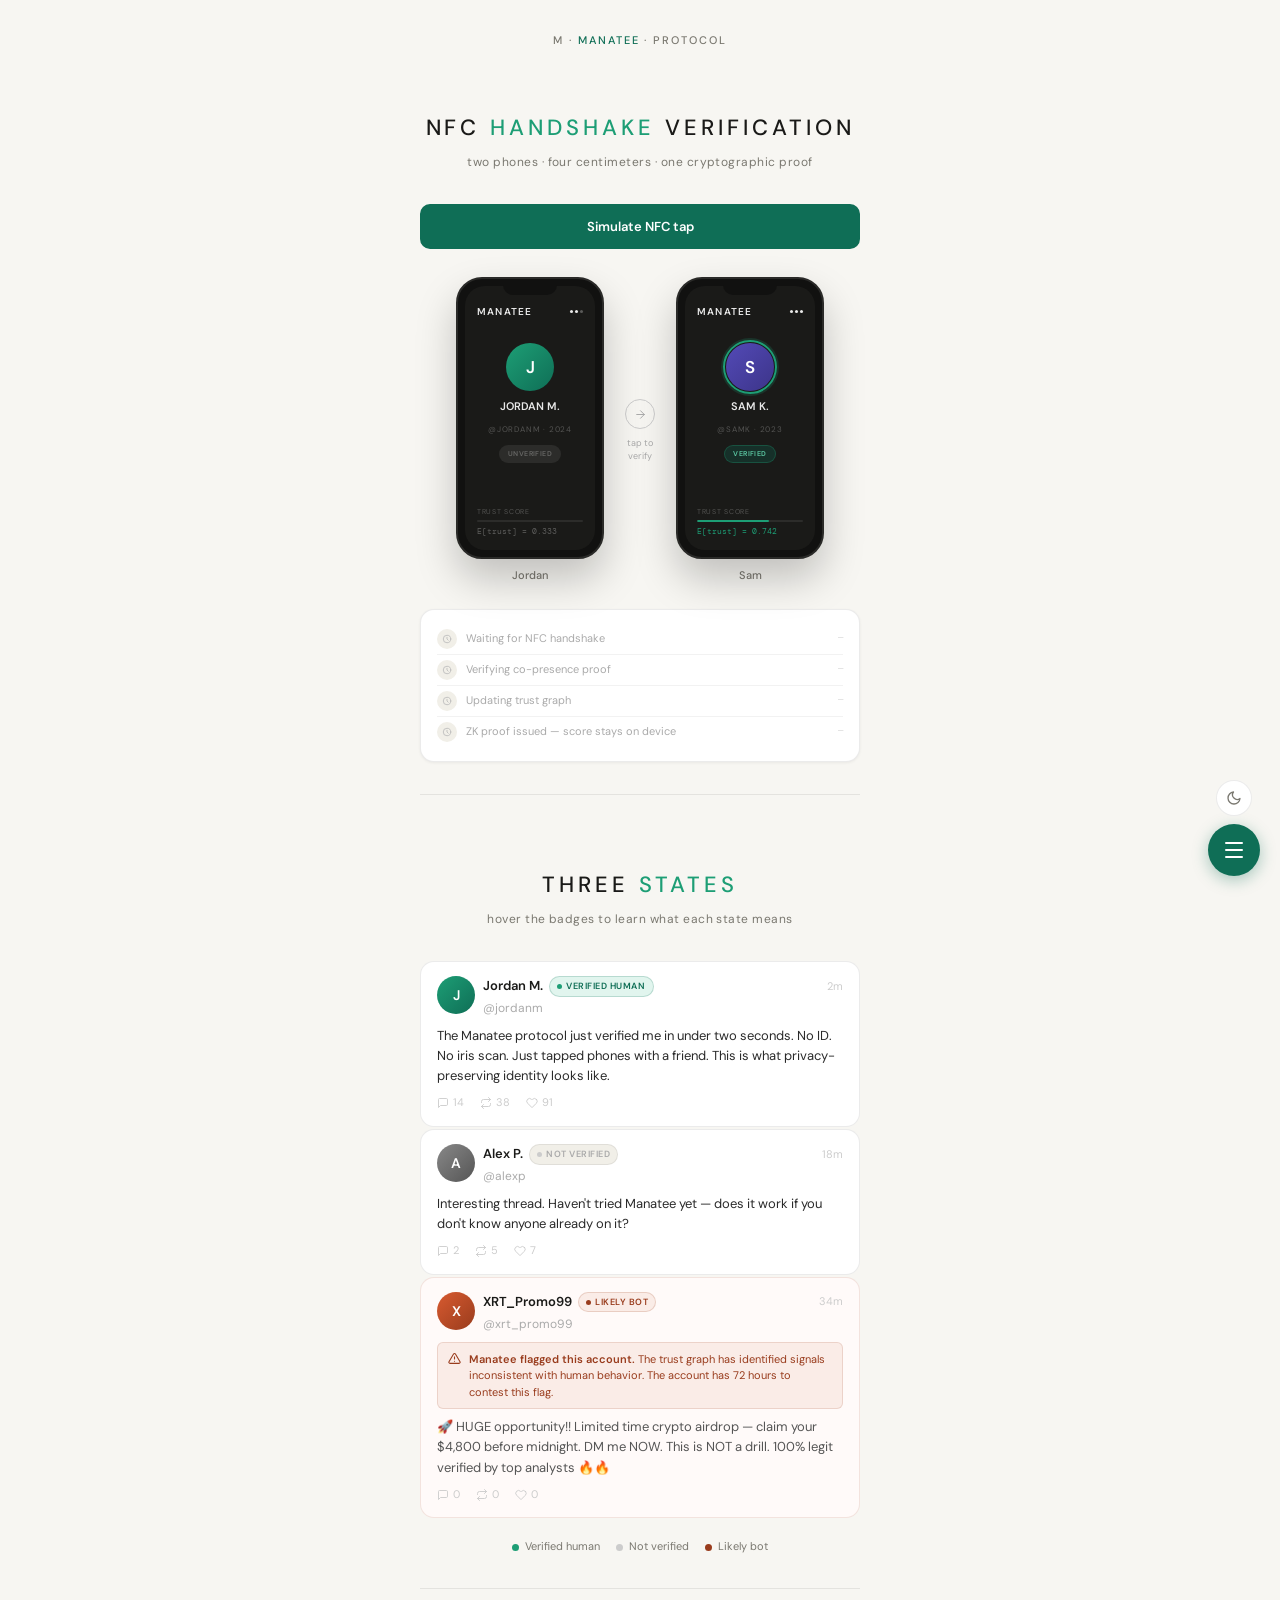
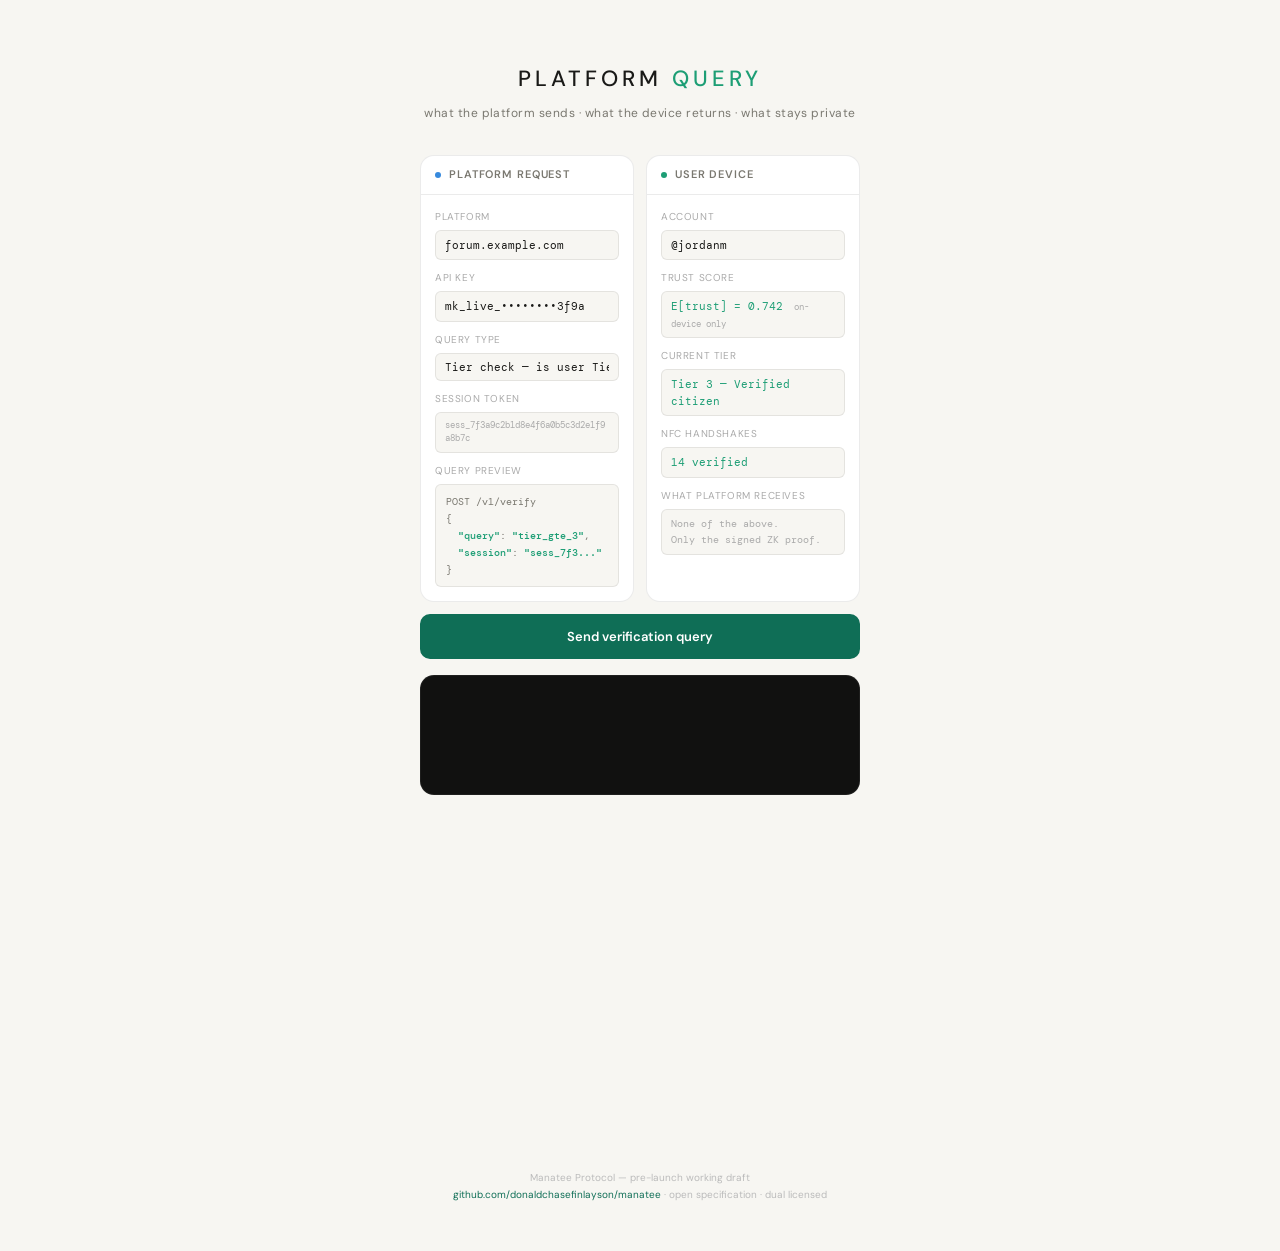
<file: index.html>
<!DOCTYPE html>
<html lang="en">

<head>
  <meta charset="UTF-8">
  <meta name="viewport" content="width=device-width, initial-scale=1.0">
  <title>Manatee Protocol — Demo</title>

  <link rel="preconnect" href="https://fonts.googleapis.com">
  <link rel="preconnect" href="https://fonts.gstatic.com" crossorigin>
  <link href="https://fonts.googleapis.com/css2?family=DM+Sans:wght@400;500;600&family=DM+Mono:wght@400;500&display=swap" rel="stylesheet">

  <!--
    Stylesheet load order matters:
    1. main.css       — CSS custom properties and reset (no dependencies)
    2. components.css — shared components (depends on main.css variables)
    3. feed.css       — feed-specific components (depends on main.css variables)
  -->
  <link rel="stylesheet" href="css/main.css">
  <link rel="stylesheet" href="css/components.css">
  <link rel="stylesheet" href="css/feed.css">
  <link rel="stylesheet" href="css/query.css">
  <link rel="stylesheet" href="css/fab.css">
</head>

<body>

  <!--
    FAB RADIAL NAV — lower right corner.
    Theme toggle and reset sit above it in the stack.
    DOM order: FAB → backdrop → theme → reset
    The CSS ~ sibling selector hides theme toggle when FAB is open.
  -->
  <div class="fab-container" id="fabContainer">
    <div class="fab-items">
      <div class="fab-item" data-target="query">
        <div class="fab-item__btn">
          <svg viewBox="0 0 24 24"><polyline points="4 17 10 11 4 5"/><line x1="12" y1="19" x2="20" y2="19"/></svg>
        </div>
        <span class="fab-item__label">Platform query</span>
      </div>
      <div class="fab-item" data-target="badge">
        <div class="fab-item__btn">
          <svg viewBox="0 0 24 24"><circle cx="12" cy="8" r="4"/><path d="M6 20v-2a6 6 0 0 1 12 0v2"/></svg>
        </div>
        <span class="fab-item__label">Three states</span>
      </div>
      <div class="fab-item fab-item--active" data-target="handshake">
        <div class="fab-item__btn">
          <svg viewBox="0 0 24 24" width="48" height="48" fill="none" stroke="#000" stroke-width="2" stroke-linecap="round" stroke-linejoin="round">
          <circle cx="12" cy="15" r="2"/>
          <path d="M5.75 15a6.5 6.5 0 0 1 13 0"/>
          <path d="M1.125 15a11 11 0 0 1 22 0"/>
        </div>
        <span class="fab-item__label">NFC handshake</span>
      </div>
    </div>
    <button class="fab-trigger" id="fabTrigger" aria-label="Navigation" aria-expanded="false">
      <div class="fab-trigger__icon">
        <span></span>
        <span></span>
        <span></span>
      </div>
    </button>
  </div>

  <!-- Backdrop -->
  <div class="fab-backdrop" id="fabBackdrop"></div>

  <!-- Theme toggle — above FAB, hidden when FAB opens -->
  <button class="theme-toggle" id="themeToggle" aria-label="Switch theme" title="Switch theme">
    <svg viewBox="0 0 24 24"></svg>
  </button>

  <!-- Reset button — above theme toggle, shown when demo is running -->
  <button class="fab-refresh" id="fabRefresh" aria-label="Reset demo" title="Reset demo">
    <svg viewBox="0 0 24 24">
      <polyline points="1 4 1 10 7 10"/>
      <path d="M3.51 15a9 9 0 1 0 .49-4.5"/>
    </svg>
  </button>

  <div class="max-w-demo flex flex-col items-center">

    <!-- WORDMARK -->
    <div class="wordmark">
      M · <span class="wordmark__accent">Manatee</span> · Protocol
    </div>


    <!-- ======================================================
         SECTION 1: NFC HANDSHAKE DEMO
         ====================================================== -->
    <section class="section" id="handshake" aria-label="NFC handshake demo">

      <div class="section__heading">
        NFC <span>handshake</span> verification
      </div>
      <p class="section__subtitle">
        two phones · four centimeters · one cryptographic proof
      </p>

      <!-- BUTTONS -->
      <div class="flex gap-3 w-full" style="margin-bottom: 24px;">
        <button class="btn btn--primary" id="tapBtn">
          Simulate NFC tap
        </button>
      </div>

      <!-- PHONE STAGE -->
      <div class="flex items-center justify-center" style="margin-bottom: 24px; width: 100%;">

        <!-- JORDAN'S PHONE -->
        <div class="phone-wrap" id="phoneWrapA">
          <div class="phone">
            <div class="phone__flash" id="flashA"></div>
            <div class="phone__notch"></div>
            <div class="phone__screen">
              <div class="phone__header">
                <span class="phone__app-name">Manatee</span>
                <div class="phone__signal">
                  <div class="phone__signal-dot phone__signal-dot--on"></div>
                  <div class="phone__signal-dot phone__signal-dot--on"></div>
                  <div class="phone__signal-dot"></div>
                </div>
              </div>
              <div class="phone__profile">
                <div class="avatar avatar--teal">
                  J
                  <div class="avatar__ring" id="ringA"></div>
                </div>
                <div class="phone__app-name" style="font-size: 11px; letter-spacing: 0;">Jordan M.</div>
                <div class="phone__score-label" style="font-size: 8px;">@jordanm · 2024</div>
                <div class="badge badge--unverified" id="badgeA">Unverified</div>
                <div class="proof-pill" id="proofA">zk·proof·issued</div>
              </div>
              <div class="phone__score-area">
                <div class="phone__score-label">Trust score</div>
                <div class="phone__score-bar">
                  <div class="phone__score-fill" id="scoreFillA"></div>
                </div>
                <div class="phone__score-number" id="scoreNumberA">E[trust] = 0.333</div>
              </div>
            </div>
            <div class="nfc-zone" id="nfcA">
              <div class="nfc-ring nfc-ring--sm"></div>
              <div class="nfc-ring nfc-ring--md"></div>
              <div class="nfc-ring nfc-ring--lg"></div>
            </div>
          </div>
          <span style="font-size: 11px; color: var(--color-text-muted); font-weight: 500;">Jordan</span>
        </div>

        <!-- CENTER CONNECTOR -->
        <div class="connector">
          <div class="connector__icon" id="connectorIcon">
            <svg viewBox="0 0 24 24">
              <path d="M5 12h14M12 5l7 7-7 7"/>
            </svg>
          </div>
          <div class="connector__label" id="connectorLabel">
            tap to<br>verify
          </div>
        </div>

        <!-- SAM'S PHONE -->
        <div class="phone-wrap" id="phoneWrapB">
          <div class="phone">
            <div class="phone__flash" id="flashB"></div>
            <div class="phone__notch"></div>
            <div class="phone__screen">
              <div class="phone__header">
                <span class="phone__app-name">Manatee</span>
                <div class="phone__signal">
                  <div class="phone__signal-dot phone__signal-dot--on"></div>
                  <div class="phone__signal-dot phone__signal-dot--on"></div>
                  <div class="phone__signal-dot phone__signal-dot--on"></div>
                </div>
              </div>
              <div class="phone__profile">
                <div class="avatar avatar--purple">
                  S
                  <div class="avatar__ring avatar__ring--verified" id="ringB"></div>
                </div>
                <div class="phone__app-name" style="font-size: 11px; letter-spacing: 0;">Sam K.</div>
                <div class="phone__score-label" style="font-size: 8px;">@samk · 2023</div>
                <div class="badge badge--verified" id="badgeB">Verified</div>
                <div class="proof-pill" id="proofB">zk·proof·issued</div>
              </div>
              <div class="phone__score-area">
                <div class="phone__score-label">Trust score</div>
                <div class="phone__score-bar">
                  <div class="phone__score-fill phone__score-number--lit" id="scoreFillB" style="width: 68%;"></div>
                </div>
                <div class="phone__score-number phone__score-number--lit" id="scoreNumberB">E[trust] = 0.742</div>
              </div>
            </div>
            <div class="nfc-zone" id="nfcB">
              <div class="nfc-ring nfc-ring--sm"></div>
              <div class="nfc-ring nfc-ring--md"></div>
              <div class="nfc-ring nfc-ring--lg"></div>
            </div>
          </div>
          <span style="font-size: 11px; color: var(--color-text-muted); font-weight: 500;">Sam</span>
        </div>

      </div><!-- /stage -->

      <!-- STATUS PANEL -->
      <div class="status-panel">
        <div class="status-row status-row--pending" id="step1">
          <div class="status-row__icon">
            <svg viewBox="0 0 24 24" fill="none" stroke-width="2" stroke-linecap="round" stroke-linejoin="round">
              <circle cx="12" cy="12" r="9"/><path d="M12 8v4l3 3"/>
            </svg>
          </div>
          <div class="status-row__text">Waiting for NFC handshake</div>
          <div class="status-row__time" id="time1">—</div>
        </div>
        <div class="status-row status-row--pending" id="step2">
          <div class="status-row__icon">
            <svg viewBox="0 0 24 24" fill="none" stroke-width="2" stroke-linecap="round" stroke-linejoin="round">
              <circle cx="12" cy="12" r="9"/><path d="M12 8v4l3 3"/>
            </svg>
          </div>
          <div class="status-row__text">Verifying co-presence proof</div>
          <div class="status-row__time" id="time2">—</div>
        </div>
        <div class="status-row status-row--pending" id="step3">
          <div class="status-row__icon">
            <svg viewBox="0 0 24 24" fill="none" stroke-width="2" stroke-linecap="round" stroke-linejoin="round">
              <circle cx="12" cy="12" r="9"/><path d="M12 8v4l3 3"/>
            </svg>
          </div>
          <div class="status-row__text">Updating trust graph</div>
          <div class="status-row__time" id="time3">—</div>
        </div>
        <div class="status-row status-row--pending" id="step4">
          <div class="status-row__icon">
            <svg viewBox="0 0 24 24" fill="none" stroke-width="2" stroke-linecap="round" stroke-linejoin="round">
              <circle cx="12" cy="12" r="9"/><path d="M12 8v4l3 3"/>
            </svg>
          </div>
          <div class="status-row__text">ZK proof issued — score stays on device</div>
          <div class="status-row__time" id="time4">—</div>
        </div>
      </div>

    </section><!-- /#handshake -->


    <!-- SECTION DIVIDER -->
    <div class="section__divider"></div>


    <!-- ======================================================
         SECTION 2: THREE STATE ATTRIBUTION DEMO
         ====================================================== -->
    <section class="section" id="badge" aria-label="Three state attribution demo">

      <div class="section__heading">
        Three <span>states</span>
      </div>
      <p class="section__subtitle">
        hover the badges to learn what each state means
      </p>

      <!-- SOCIAL FEED -->
      <div class="feed" role="feed" aria-label="Example social posts">

        <!-- POST 1: VERIFIED HUMAN -->
        <article class="post">
          <div class="post__header">
            <div class="post__avatar post__avatar--teal">J</div>
            <div class="post__meta">
              <div class="post__name-row">
                <span class="post__name">Jordan M.</span>
                <span
                  class="manatee-badge manatee-badge--verified"
                  data-tooltip="Score above threshold · ZK proof confirmed · NFC-verified"
                  role="status"
                  aria-label="Verified human account"
                >
                  <span class="manatee-badge__dot"></span>
                  Verified human
                  <span class="manatee-badge__tooltip" aria-hidden="true"></span>
                </span>
                <span class="post__time">2m</span>
              </div>
              <div class="post__handle">@jordanm</div>
            </div>
          </div>
          <p class="post__body">
            The Manatee protocol just verified me in under two seconds.
            No ID. No iris scan. Just tapped phones with a friend.
            This is what privacy-preserving identity looks like.
          </p>
          <div class="post__actions">
            <div class="post__action"><svg viewBox="0 0 24 24"><path d="M21 15a2 2 0 0 1-2 2H7l-4 4V5a2 2 0 0 1 2-2h14a2 2 0 0 1 2 2z"/></svg>14</div>
            <div class="post__action"><svg viewBox="0 0 24 24"><polyline points="17 1 21 5 17 9"/><path d="M3 11V9a4 4 0 0 1 4-4h14"/><polyline points="7 23 3 19 7 15"/><path d="M21 13v2a4 4 0 0 1-4 4H3"/></svg>38</div>
            <div class="post__action"><svg viewBox="0 0 24 24"><path d="M20.84 4.61a5.5 5.5 0 0 0-7.78 0L12 5.67l-1.06-1.06a5.5 5.5 0 0 0-7.78 7.78l1.06 1.06L12 21.23l7.78-7.78 1.06-1.06a5.5 5.5 0 0 0 0-7.78z"/></svg>91</div>
          </div>
        </article>

        <!-- POST 2: NOT VERIFIED -->
        <article class="post">
          <div class="post__header">
            <div class="post__avatar post__avatar--gray">A</div>
            <div class="post__meta">
              <div class="post__name-row">
                <span class="post__name">Alex P.</span>
                <span
                  class="manatee-badge manatee-badge--unverified"
                  data-tooltip="No Manatee badge · may be human, may not be"
                  role="status"
                  aria-label="Unverified account"
                >
                  <span class="manatee-badge__dot"></span>
                  Not verified
                  <span class="manatee-badge__tooltip" aria-hidden="true"></span>
                </span>
                <span class="post__time">18m</span>
              </div>
              <div class="post__handle">@alexp</div>
            </div>
          </div>
          <p class="post__body">
            Interesting thread. Haven't tried Manatee yet —
            does it work if you don't know anyone already on it?
          </p>
          <div class="post__actions">
            <div class="post__action"><svg viewBox="0 0 24 24"><path d="M21 15a2 2 0 0 1-2 2H7l-4 4V5a2 2 0 0 1 2-2h14a2 2 0 0 1 2 2z"/></svg>2</div>
            <div class="post__action"><svg viewBox="0 0 24 24"><polyline points="17 1 21 5 17 9"/><path d="M3 11V9a4 4 0 0 1 4-4h14"/><polyline points="7 23 3 19 7 15"/><path d="M21 13v2a4 4 0 0 1-4 4H3"/></svg>5</div>
            <div class="post__action"><svg viewBox="0 0 24 24"><path d="M20.84 4.61a5.5 5.5 0 0 0-7.78 0L12 5.67l-1.06-1.06a5.5 5.5 0 0 0-7.78 7.78l1.06 1.06L12 21.23l7.78-7.78 1.06-1.06a5.5 5.5 0 0 0 0-7.78z"/></svg>7</div>
          </div>
        </article>

        <!-- POST 3: LIKELY BOT -->
        <article class="post post--bot">
          <div class="post__header">
            <div class="post__avatar post__avatar--coral">X</div>
            <div class="post__meta">
              <div class="post__name-row">
                <span class="post__name">XRT_Promo99</span>
                <span
                  class="manatee-badge manatee-badge--bot"
                  data-tooltip="Active warning · flagged by trust graph · contestable"
                  role="status"
                  aria-label="Likely bot account"
                >
                  <span class="manatee-badge__dot"></span>
                  Likely bot
                  <span class="manatee-badge__tooltip" aria-hidden="true"></span>
                </span>
                <span class="post__time">34m</span>
              </div>
              <div class="post__handle">@xrt_promo99</div>
            </div>
          </div>
          <div class="bot-banner" role="alert">
            <svg viewBox="0 0 24 24">
              <path d="M10.29 3.86L1.82 18a2 2 0 0 0 1.71 3h16.94a2 2 0 0 0 1.71-3L13.71 3.86a2 2 0 0 0-3.42 0z"/>
              <line x1="12" y1="9" x2="12" y2="13"/>
              <line x1="12" y1="17" x2="12.01" y2="17"/>
            </svg>
            <p class="bot-banner__text">
              <strong>Manatee flagged this account.</strong>
              The trust graph has identified signals inconsistent with human behavior.
              The account has 72 hours to contest this flag.
            </p>
          </div>
          <p class="post__body">
            🚀 HUGE opportunity!! Limited time crypto airdrop — claim your $4,800
            before midnight. DM me NOW. This is NOT a drill.
            100% legit verified by top analysts 🔥🔥
          </p>
          <div class="post__actions">
            <div class="post__action"><svg viewBox="0 0 24 24"><path d="M21 15a2 2 0 0 1-2 2H7l-4 4V5a2 2 0 0 1 2-2h14a2 2 0 0 1 2 2z"/></svg>0</div>
            <div class="post__action"><svg viewBox="0 0 24 24"><polyline points="17 1 21 5 17 9"/><path d="M3 11V9a4 4 0 0 1 4-4h14"/><polyline points="7 23 3 19 7 15"/><path d="M21 13v2a4 4 0 0 1-4 4H3"/></svg>0</div>
            <div class="post__action"><svg viewBox="0 0 24 24"><path d="M20.84 4.61a5.5 5.5 0 0 0-7.78 0L12 5.67l-1.06-1.06a5.5 5.5 0 0 0-7.78 7.78l1.06 1.06L12 21.23l7.78-7.78 1.06-1.06a5.5 5.5 0 0 0 0-7.78z"/></svg>0</div>
          </div>
        </article>

      </div><!-- /feed -->

      <!-- STATE LEGEND -->
      <div class="state-legend">
        <div class="state-legend__item">
          <div class="state-legend__dot state-legend__dot--verified"></div>
          Verified human
        </div>
        <div class="state-legend__item">
          <div class="state-legend__dot state-legend__dot--unverified"></div>
          Not verified
        </div>
        <div class="state-legend__item">
          <div class="state-legend__dot state-legend__dot--bot"></div>
          Likely bot
        </div>
      </div>

    </section><!-- /#badge -->


    <!-- SECTION DIVIDER -->
    <div class="section__divider"></div>


    <!-- ======================================================
         SECTION 3: PLATFORM QUERY DEMO
         ====================================================== -->
    <section class="section" id="query" aria-label="Platform query demo">

      <div class="section__heading">
        Platform <span>query</span>
      </div>
      <p class="section__subtitle">
        what the platform sends · what the device returns · what stays private
      </p>

      <div class="query-layout">

        <!-- PLATFORM PANEL -->
        <div class="query-panel">
          <div class="query-panel__header">
            <div class="query-panel__dot query-panel__dot--blue"></div>
            <div class="query-panel__title">Platform request</div>
          </div>
          <div class="query-panel__body">
            <div class="qfield-label">Platform</div>
            <div class="qfield-value">forum.example.com</div>
            <div class="qfield-label">API key</div>
            <div class="qfield-value">mk_live_••••••••3f9a</div>
            <div class="qfield-label">Query type</div>
            <select id="queryType" class="qfield-select">
              <option value="tier">Tier check — is user Tier 3+?</option>
              <option value="score">Score threshold — E[trust] above 0.7?</option>
              <option value="nfc">NFC minimum — 5+ handshakes?</option>
            </select>
            <div class="qfield-label">Session token</div>
            <div class="qfield-value qfield-value--tiny">sess_7f3a9c2b1d8e4f6a0b5c3d2e1f9a8b7c</div>
            <div class="qfield-label">Query preview</div>
            <div class="query-preview" id="queryPreview"></div>
          </div>
        </div>

        <!-- DEVICE PANEL -->
        <div class="query-panel">
          <div class="query-panel__header">
            <div class="query-panel__dot query-panel__dot--teal"></div>
            <div class="query-panel__title">User device</div>
          </div>
          <div class="query-panel__body">
            <div class="qfield-label">Account</div>
            <div class="qfield-value">@jordanm</div>
            <div class="qfield-label">Trust score</div>
            <div class="qfield-value qfield-value--teal">E[trust] = 0.742 <span class="qfield-aside">on-device only</span></div>
            <div class="qfield-label">Current tier</div>
            <div class="qfield-value qfield-value--teal">Tier 3 — Verified citizen</div>
            <div class="qfield-label">NFC handshakes</div>
            <div class="qfield-value qfield-value--teal">14 verified</div>
            <div class="qfield-label">What platform receives</div>
            <div class="qfield-value qfield-value--private">None of the above.<br>Only the signed ZK proof.</div>
          </div>
        </div>

      </div><!-- /query-layout -->

      <button class="btn btn--primary" id="runBtn">
        Send verification query
      </button>

      <div class="query-terminal" id="terminal"></div>

      <div class="query-result" id="resultPanel">
        <div class="query-result__header">
          <div class="query-result__icon">
            <svg viewBox="0 0 24 24" fill="none" stroke="#fff" stroke-width="2.5" stroke-linecap="round" stroke-linejoin="round">
              <path d="M20 6L9 17l-5-5"/>
            </svg>
          </div>
          <div>
            <div class="query-result__title">Verification passed</div>
            <div class="query-result__sub">Human verified · access granted</div>
          </div>
          <div class="query-result__time" id="resultTime">—</div>
        </div>
        <div class="query-result__body">
          <div class="query-result__row"><span class="query-result__key">verified</span><span class="query-result__val query-result__val--teal" id="rVerified">—</span></div>
          <div class="query-result__row"><span class="query-result__key">query</span><span class="query-result__val" id="rQuery">—</span></div>
          <div class="query-result__row"><span class="query-result__key">proof_id</span><span class="query-result__val query-result__val--muted" id="rProof">—</span></div>
          <div class="query-result__row"><span class="query-result__key">expires</span><span class="query-result__val query-result__val--muted" id="rExpires">—</span></div>
          <div class="query-result__row"><span class="query-result__key">score_disclosed</span><span class="query-result__val query-result__val--muted">false</span></div>
          <div class="query-result__row"><span class="query-result__key">data_retained</span><span class="query-result__val query-result__val--muted">false</span></div>
        </div>
        <div class="query-result__sig-row">
          <div class="query-result__sig-label">
            <svg viewBox="0 0 24 24" fill="none" stroke-width="2" stroke-linecap="round" stroke-linejoin="round">
              <path d="M12 22s8-4 8-10V5l-8-3-8 3v7c0 6 8 10 8 10z"/>
            </svg>
            signature_verified
            <span class="query-result__sig-note">— forged "verified: true" fails here</span>
          </div>
          <div class="query-result__sig-val" id="rSigVerified">—</div>
        </div>
      </div><!-- /query-result -->

      <p class="query-privacy-note" id="privacyNote">
        <strong>The platform received exactly one bit of information.</strong><br>
        Score, tier, and handshake count remain on-device. The signature check
        means a forged response is cryptographically impossible to fake.
      </p>

    </section><!-- /#query -->


    <!-- FOOTER -->
    <div class="demo-footer">
      Manatee Protocol — pre-launch working draft<br>
      <a href="https://github.com/donaldchasefinlayson/manatee" target="_blank" rel="noopener">
        github.com/donaldchasefinlayson/manatee
      </a>
      · open specification · dual licensed
    </div>

  </div><!-- /max-w-demo -->


  <!--
    Scripts at end of body — DOM is fully parsed.
    type="module" enables import/export and auto-defers execution.
    demo.js — NFC handshake animation
    feed.js — tooltip population and nav scroll highlighting
  -->
  <script type="module" src="js/theme.js"></script>
  <script type="module" src="js/fab.js"></script>
  <script type="module" src="js/demo.js"></script>
  <script type="module" src="js/feed.js"></script>
  <script type="module" src="js/query.js"></script>

</body>
</html>
</file>
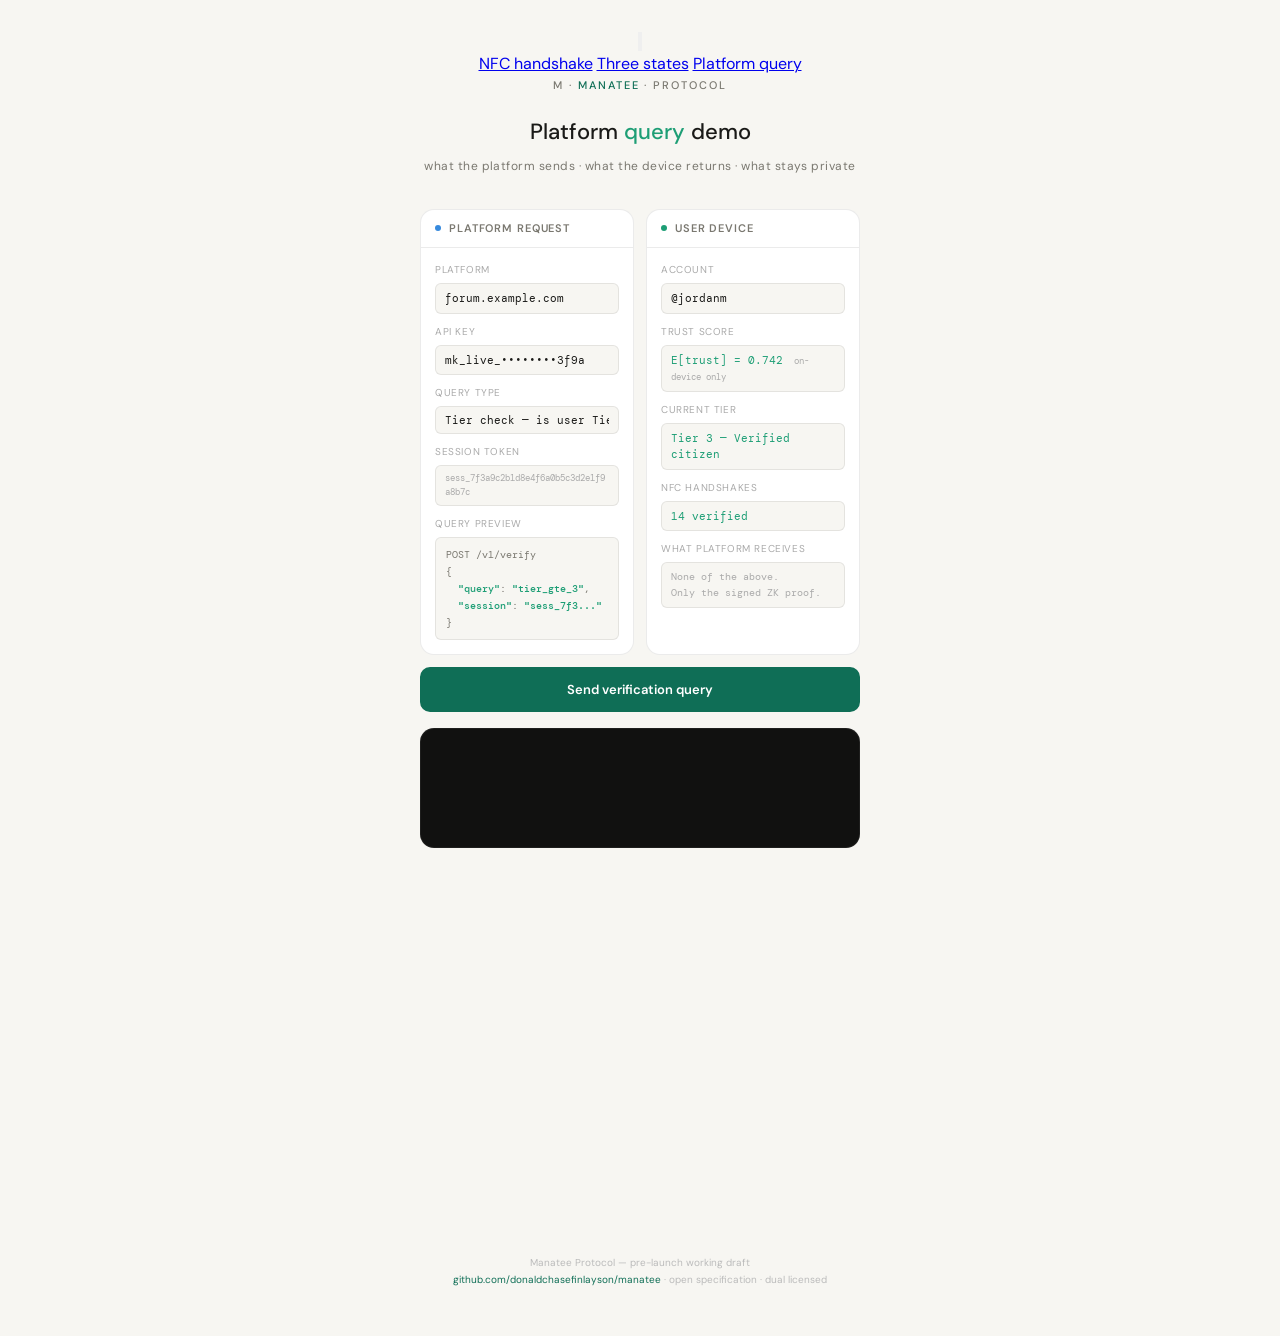
<file: query-demo.html>
<!DOCTYPE html>
<html lang="en">

<head>
  <meta charset="UTF-8">
  <meta name="viewport" content="width=device-width, initial-scale=1.0">
  <title>Manatee Protocol — Platform Query Demo</title>

  <link rel="preconnect" href="https://fonts.googleapis.com">
  <link rel="preconnect" href="https://fonts.gstatic.com" crossorigin>
  <link href="https://fonts.googleapis.com/css2?family=DM+Sans:wght@400;500;600&family=DM+Mono:wght@400;500&display=swap" rel="stylesheet">

  <link rel="stylesheet" href="css/main.css">
  <link rel="stylesheet" href="css/components.css">
  <link rel="stylesheet" href="css/query.css">
</head>

<body>

  <!-- THEME TOGGLE — shared across all demo pages -->
  <button class="theme-toggle" id="themeToggle" aria-label="Switch theme" title="Switch theme">
    <svg viewBox="0 0 24 24"></svg>
  </button>

  <!-- NAV -->
  <nav class="demo-nav-outer" aria-label="Demo sections">
    <div class="demo-nav">
      <a href="index.html" class="demo-nav__link">NFC handshake</a>
      <a href="index.html#badge" class="demo-nav__link">Three states</a>
      <a href="query-demo.html" class="demo-nav__link demo-nav__link--active">Platform query</a>
    </div>
  </nav>

  <div class="max-w-demo flex flex-col items-center">

    <div class="wordmark">
      M · <span class="wordmark__accent">Manatee</span> · Protocol
    </div>

    <div class="section__heading">
      Platform <span>query</span> demo
    </div>
    <p class="section__subtitle">
      what the platform sends · what the device returns · what stays private
    </p>

    <!--
      TWO-COLUMN LAYOUT
      Left: platform request fields and query builder
      Right: user device fields showing what the platform never sees
    -->
    <div class="query-layout">

      <!-- PLATFORM PANEL -->
      <div class="query-panel">
        <div class="query-panel__header">
          <div class="query-panel__dot query-panel__dot--blue"></div>
          <div class="query-panel__title">Platform request</div>
        </div>
        <div class="query-panel__body">
          <div class="qfield-label">Platform</div>
          <div class="qfield-value">forum.example.com</div>

          <div class="qfield-label">API key</div>
          <div class="qfield-value">mk_live_••••••••3f9a</div>

          <div class="qfield-label">Query type</div>
          <!--
            Changing the select updates the query preview below
            and the terminal command via updatePreview() in query.js
          -->
          <select id="queryType" class="qfield-select">
            <option value="tier">Tier check — is user Tier 3+?</option>
            <option value="score">Score threshold — E[trust] above 0.7?</option>
            <option value="nfc">NFC minimum — 5+ handshakes?</option>
          </select>

          <div class="qfield-label">Session token</div>
          <div class="qfield-value qfield-value--tiny">sess_7f3a9c2b1d8e4f6a0b5c3d2e1f9a8b7c</div>

          <div class="qfield-label">Query preview</div>
          <!--
            Updated dynamically by query.js whenever queryType changes
          -->
          <div class="query-preview" id="queryPreview"></div>
        </div>
      </div>

      <!-- DEVICE PANEL -->
      <div class="query-panel">
        <div class="query-panel__header">
          <div class="query-panel__dot query-panel__dot--teal"></div>
          <div class="query-panel__title">User device</div>
        </div>
        <div class="query-panel__body">
          <div class="qfield-label">Account</div>
          <div class="qfield-value">@jordanm</div>

          <div class="qfield-label">Trust score</div>
          <div class="qfield-value qfield-value--teal">
            E[trust] = 0.742
            <span class="qfield-aside">on-device only</span>
          </div>

          <div class="qfield-label">Current tier</div>
          <div class="qfield-value qfield-value--teal">Tier 3 — Verified citizen</div>

          <div class="qfield-label">NFC handshakes</div>
          <div class="qfield-value qfield-value--teal">14 verified</div>

          <div class="qfield-label">What platform receives</div>
          <div class="qfield-value qfield-value--private">
            None of the above.<br>
            Only the signed ZK proof.
          </div>
        </div>
      </div>

    </div><!-- /query-layout -->

    <!-- RUN BUTTON -->
    <button class="btn btn--primary" id="runBtn">
      Send verification query
    </button>

    <!--
      TERMINAL
      Lines are appended by query.js as the animation progresses.
      Each line fades in individually via the .term-line--visible class.
    -->
    <div class="query-terminal" id="terminal"></div>

    <!--
      RESULT PANEL
      Hidden until the query completes. query.js adds .query-result--visible
      and populates the field values.
    -->
    <div class="query-result" id="resultPanel">
      <div class="query-result__header">
        <div class="query-result__icon">
          <svg viewBox="0 0 24 24" fill="none" stroke="#fff" stroke-width="2.5" stroke-linecap="round" stroke-linejoin="round">
            <path d="M20 6L9 17l-5-5"/>
          </svg>
        </div>
        <div>
          <div class="query-result__title">Verification passed</div>
          <div class="query-result__sub">Human verified · access granted</div>
        </div>
        <div class="query-result__time" id="resultTime">—</div>
      </div>

      <div class="query-result__body">
        <div class="query-result__row">
          <span class="query-result__key">verified</span>
          <span class="query-result__val query-result__val--teal" id="rVerified">—</span>
        </div>
        <div class="query-result__row">
          <span class="query-result__key">query</span>
          <span class="query-result__val" id="rQuery">—</span>
        </div>
        <div class="query-result__row">
          <span class="query-result__key">proof_id</span>
          <span class="query-result__val query-result__val--muted" id="rProof">—</span>
        </div>
        <div class="query-result__row">
          <span class="query-result__key">expires</span>
          <span class="query-result__val query-result__val--muted" id="rExpires">—</span>
        </div>
        <div class="query-result__row">
          <span class="query-result__key">score_disclosed</span>
          <span class="query-result__val query-result__val--muted">false</span>
        </div>
        <div class="query-result__row">
          <span class="query-result__key">data_retained</span>
          <span class="query-result__val query-result__val--muted">false</span>
        </div>
      </div>

      <!--
        SIGNATURE ROW
        Highlighted separately to emphasize that this is the
        anti-forgery mechanism. The note explains why it matters.
      -->
      <div class="query-result__sig-row">
        <div class="query-result__sig-label">
          <svg viewBox="0 0 24 24" fill="none" stroke-width="2" stroke-linecap="round" stroke-linejoin="round">
            <path d="M12 22s8-4 8-10V5l-8-3-8 3v7c0 6 8 10 8 10z"/>
          </svg>
          signature_verified
          <span class="query-result__sig-note">
            — platform checks proof against Manatee public key.
            A forged "verified: true" fails here.
          </span>
        </div>
        <div class="query-result__sig-val" id="rSigVerified">—</div>
      </div>
    </div><!-- /query-result -->

    <!-- PRIVACY NOTE — appears after query completes -->
    <p class="query-privacy-note" id="privacyNote">
      <strong>The platform received exactly one bit of information.</strong><br>
      Score, tier, and handshake count remain on-device. The signature check
      means a forged response is cryptographically impossible to fake.
    </p>

    <button class="btn btn--ghost" id="resetBtn">Run another query</button>

    <!-- FOOTER -->
    <div class="demo-footer">
      Manatee Protocol — pre-launch working draft<br>
      <a href="https://github.com/donaldchasefinlayson/manatee" target="_blank" rel="noopener">
        github.com/donaldchasefinlayson/manatee
      </a>
      · open specification · dual licensed
    </div>

  </div><!-- /max-w-demo -->

  <script type="module" src="js/theme.js"></script>
  <script type="module" src="js/query.js"></script>

</body>
</html>
</file>
<file: css/main.css>
/* ============================================================
   main.css
   Global foundation: CSS custom properties (variables),
   typography, resets, and base layout.

   CSS custom properties (--var-name) let us define values
   once and reference them everywhere. Change a color here
   and it updates across the entire site. This is the design
   token layer — the source of truth for the visual language.
   ============================================================ */


/* ------------------------------------------------------------
   DESIGN TOKENS
   All colors, fonts, and spacing defined once here.
   Reference these throughout all other CSS files.
   ------------------------------------------------------------ */

:root {

  /* Brand colors */
  --color-teal:        #0F6E56;   /* Primary brand — Manatee teal */
  --color-teal-mid:    #1D9E75;   /* Lighter teal for hovers, fills */
  --color-teal-pale:   #E1F5EE;   /* Very light teal for backgrounds */
  --color-teal-glow:   rgba(29, 158, 117, 0.2); /* Transparent teal for rings */

  /* Neutrals */
  --color-bg:          #F7F6F2;   /* Page background — warm off-white */
  --color-surface:     #FFFFFF;   /* Card/panel background */
  --color-border:      rgba(0, 0, 0, 0.08); /* Subtle border */
  --color-text:        #1a1a18;   /* Primary text — near black, warm */
  --color-text-muted:  #7a7870;   /* Secondary text — muted */
  --color-text-faint:  #aaaaaa;   /* Tertiary text — very muted */

  /* Phone UI colors (dark theme, intentionally hardcoded) */
  --phone-shell:       #111110;
  --phone-screen:      #1a1a18;
  --phone-border:      #2a2a28;
  --phone-text:        rgba(255, 255, 255, 0.9);
  --phone-text-muted:  rgba(255, 255, 255, 0.32);
  --phone-surface:     rgba(255, 255, 255, 0.08);

  /* Status colors */
  --color-verified:    #5DCAA5;   /* Verified badge text */
  --color-verified-bg: rgba(15, 110, 86, 0.28); /* Verified badge background */
  --color-verified-border: rgba(29, 158, 117, 0.3);

  /* Typography */
  --font-sans:   'DM Sans', system-ui, sans-serif;
  --font-mono:   'DM Mono', 'Courier New', monospace;

  /* Spacing scale — multiples of 4px */
  --space-1:  4px;
  --space-2:  8px;
  --space-3:  12px;
  --space-4:  16px;
  --space-5:  20px;
  --space-6:  24px;
  --space-8:  32px;
  --space-10: 40px;
  --space-12: 48px;

  /* Border radius */
  --radius-sm:   6px;
  --radius-md:   10px;
  --radius-lg:   14px;
  --radius-xl:   26px;
  --radius-full: 9999px;

  /* Shadows */
  --shadow-phone: 0 20px 40px rgba(0, 0, 0, 0.22);
  --shadow-card:  0 1px 3px rgba(0, 0, 0, 0.06);

  /* Transitions */
  --transition-fast:   0.15s ease;
  --transition-base:   0.3s ease;
  --transition-slow:   0.5s ease;
  --transition-spring: 0.6s cubic-bezier(0.34, 1.56, 0.64, 1);
  --transition-score:  1.2s cubic-bezier(0.4, 0, 0.2, 1);
}


/* ------------------------------------------------------------
   RESET
   Normalize browser defaults so we start from a clean slate.
   box-sizing: border-box means padding and border are included
   in an element's stated width/height — much more predictable.
   ------------------------------------------------------------ */

*,
*::before,
*::after {
  box-sizing: border-box;
  margin: 0;
  padding: 0;
}

/* Smooth scrolling for anchor link navigation */
/*
  DARK MODE TOKENS
  When the <html> element has data-theme="dark" (set by theme.js),
  these values override the :root defaults above.
  Every component uses the variables, so they all update automatically.
  We use data-theme rather than @media (prefers-color-scheme) so the
  manual toggle controls it rather than the OS preference.
*/
[data-theme="dark"] {
  --color-bg:         #1a1a18;
  --color-surface:    #242422;
  --color-border:     rgba(255, 255, 255, 0.08);
  --color-text:       #e8e6e0;
  --color-text-muted: #7a7870;
  --color-text-faint: #444441;
  --color-teal-pale:  rgba(15, 110, 86, 0.2);
}


html {
  scroll-behavior: smooth;
}

/* Remove default list styles when not needed */
ul, ol {
  list-style: none;
}

/* Make images responsive by default */
img {
  max-width: 100%;
  display: block;
}


/* ------------------------------------------------------------
   BASE
   Body defaults and font loading.
   ------------------------------------------------------------ */

body {
  font-family: var(--font-sans);
  font-size: 16px;
  line-height: 1.6;
  color: var(--color-text);
  background: var(--color-bg);

  /* Center content vertically and horizontally */
  min-height: 100vh;
  display: flex;
  flex-direction: column;
  align-items: center;
  justify-content: center;

  padding: var(--space-8) var(--space-4) var(--space-12);
}


/* ------------------------------------------------------------
   TYPOGRAPHY UTILITIES
   Small reusable classes for text styling.
   ------------------------------------------------------------ */

.font-mono {
  font-family: var(--font-mono);
}

.text-muted {
  color: var(--color-text-muted);
}

.text-faint {
  color: var(--color-text-faint);
}

.text-teal {
  color: var(--color-teal);
}

.text-center {
  text-align: center;
}

.tracking-wide {
  letter-spacing: 0.12em;
}

.tracking-wider {
  letter-spacing: 0.18em;
}

.uppercase {
  text-transform: uppercase;
}


/* ------------------------------------------------------------
   LAYOUT UTILITIES
   Flexbox helpers used repeatedly across components.
   ------------------------------------------------------------ */

.flex {
  display: flex;
}

.flex-col {
  flex-direction: column;
}

.items-center {
  align-items: center;
}

.justify-center {
  justify-content: center;
}

.justify-between {
  justify-content: space-between;
}

.gap-2 { gap: var(--space-2); }
.gap-3 { gap: var(--space-3); }
.gap-4 { gap: var(--space-4); }

.w-full {
  width: 100%;
}

.max-w-demo {
  max-width: 440px;
  width: 100%;
}
</file>
<file: css/components.css>
/* ============================================================
   components.css
   Reusable visual components: buttons, phone UI, badges,
   status panel, score bar, NFC animation rings.

   Each component section is self-contained. The component
   knows its own appearance but not where it lives on the page
   — layout is handled in the HTML or a separate layout file.
   ============================================================ */


/* ------------------------------------------------------------
   WORDMARK
   The small protocol identifier at the top of the demo.
   ------------------------------------------------------------ */

.wordmark {
  font-size: 11px;
  font-weight: 500;
  letter-spacing: 0.18em;
  text-transform: uppercase;
  color: var(--color-text-muted);
  text-align: center;
  margin-bottom: var(--space-5);
}

/* The teal accent letter inside the wordmark */
.wordmark__accent {
  color: var(--color-teal);
}


/* ------------------------------------------------------------
   BUTTONS
   Two variants: primary (dark fill) and ghost (outlined).
   The base .btn class holds shared properties.
   ------------------------------------------------------------ */

.btn {
  flex: 1;
  padding: 13px 0;
  border-radius: var(--radius-md);
  font-family: var(--font-sans);
  font-size: 14px;
  font-weight: 600;
  cursor: pointer;
  transition: background var(--transition-fast),
              opacity var(--transition-fast);
  border: 2px solid var(--color-text);
  /* Remove default browser focus outline — we style it ourselves */
  outline: none;
}

/* Keyboard focus style — accessibility */
.btn:focus-visible {
  outline: 2px solid var(--color-teal);
  outline-offset: 2px;
}

/* Primary: dark background, white text */
.btn--primary {
  background: var(--color-text);
  color: #ffffff;
}

.btn--primary:hover {
  background: #333333;
}

.btn--primary:disabled {
  opacity: 0.35;
  cursor: not-allowed;
}

/* Ghost: white background, dark text, same border */
.btn--ghost {
  background: var(--color-surface);
  color: var(--color-text);
}

.btn--ghost:hover {
  background: #f0efeb;
}

/* Hidden by default — JS shows/hides as needed */
.btn--hidden {
  display: none;
}


/* ------------------------------------------------------------
   PHONE
   The phone shell and screen container.
   Dimensions are fixed — this is a mockup, not responsive.
   ------------------------------------------------------------ */

/* Outer wrapper: positions the phone and its label */
.phone-wrap {
  display: flex;
  flex-direction: column;
  align-items: center;
  gap: var(--space-2);

  /* Spring physics on the approach/retreat animation */
  transition: transform var(--transition-spring);
}

/* The two approach states — toggled by JS */
.phone-wrap--left  { transform: translateX(28px); }
.phone-wrap--right { transform: translateX(-28px); }

/* Phone shell */
.phone {
  width: 148px;
  height: 282px;
  background: var(--phone-shell);
  border-radius: var(--radius-xl);
  border: 2px solid var(--phone-border);
  position: relative;   /* Anchor for absolute children */
  overflow: hidden;     /* Clip screen and effects to phone shape */
  box-shadow: var(--shadow-phone);
}

/* Notch cutout at top of screen */
.phone__notch {
  width: 54px;
  height: 16px;
  background: var(--phone-shell);
  border-radius: 0 0 10px 10px;
  position: absolute;
  top: 0;
  left: 50%;
  transform: translateX(-50%);
  z-index: 10; /* Above screen content */
}

/* Screen area — inset from phone edges */
.phone__screen {
  position: absolute;
  inset: 7px;          /* Shorthand for top/right/bottom/left: 7px */
  border-radius: 20px;
  background: var(--phone-screen);
  display: flex;
  flex-direction: column;
  overflow: hidden;
}

/* App header bar */
.phone__header {
  padding: 18px 12px 8px;
  display: flex;
  align-items: center;
  justify-content: space-between;
}

.phone__app-name {
  font-size: 10px;
  font-weight: 600;
  letter-spacing: 0.12em;
  text-transform: uppercase;
  color: var(--phone-text);
}

/* Signal indicator dots */
.phone__signal {
  display: flex;
  gap: 2px;
}

.phone__signal-dot {
  width: 3px;
  height: 3px;
  border-radius: 50%;
  background: #ffffff;
  opacity: 0.28;
}

.phone__signal-dot--on {
  opacity: 0.9;
}

/* Profile area — avatar, name, badge */
.phone__profile {
  flex: 1; /* Take up remaining vertical space */
  display: flex;
  flex-direction: column;
  align-items: center;
  justify-content: center;
  gap: 7px;
  padding: 0 10px;
}

/* Score area at the bottom of the screen */
.phone__score-area {
  padding: 6px 12px 12px;
}

.phone__score-label {
  font-size: 7px;
  color: rgba(255, 255, 255, 0.25);
  letter-spacing: 0.1em;
  text-transform: uppercase;
  margin-bottom: 3px;
}

/* Score bar track */
.phone__score-bar {
  height: 2px;
  background: rgba(255, 255, 255, 0.08);
  border-radius: 2px;
  overflow: hidden;
}

/* Score bar fill — width animated by JS */
.phone__score-fill {
  height: 100%;
  width: 0%;
  background: var(--color-teal-mid);
  border-radius: 2px;
  transition: width var(--transition-score);
}

/* Score number readout */
.phone__score-number {
  font-family: var(--font-mono);
  font-size: 8px;
  color: rgba(255, 255, 255, 0.3);
  margin-top: 3px;
  transition: color var(--transition-base);
}

/* When score is active/verified, light it up */
.phone__score-number--lit {
  color: var(--color-teal-mid);
}


/* ------------------------------------------------------------
   AVATAR
   Circular user avatar with a verification ring.
   ------------------------------------------------------------ */

.avatar {
  width: 48px;
  height: 48px;
  border-radius: 50%;
  display: flex;
  align-items: center;
  justify-content: center;
  font-size: 17px;
  font-weight: 600;
  color: #ffffff;
  position: relative;
  flex-shrink: 0; /* Don't compress in flex containers */
}

/* Color variants — each user gets a distinct gradient */
.avatar--teal   { background: linear-gradient(135deg, #1D9E75, #0F6E56); }
.avatar--purple { background: linear-gradient(135deg, #534AB7, #3C3489); }

/* Verification ring — sits outside the avatar circle */
.avatar__ring {
  position: absolute;
  inset: -3px; /* Extends 3px beyond the avatar edge */
  border-radius: 50%;
  border: 2px solid transparent; /* Invisible by default */
  transition: border-color var(--transition-slow),
              box-shadow var(--transition-slow);
}

/* Active state — toggled by JS on verification */
.avatar__ring--verified {
  border-color: var(--color-teal-mid);
  box-shadow: 0 0 0 2px var(--color-teal-glow);
}


/* ------------------------------------------------------------
   BADGE
   Small pill label showing verification state.
   ------------------------------------------------------------ */

.badge {
  font-size: 7px;
  font-weight: 600;
  letter-spacing: 0.06em;
  padding: 2px 8px;
  border-radius: var(--radius-full);
  text-transform: uppercase;
  /* Smooth transition when state changes */
  transition: background var(--transition-base),
              color var(--transition-base),
              border-color var(--transition-base);
}

.badge--unverified {
  background: var(--phone-surface);
  color: rgba(255, 255, 255, 0.28);
  border: 1px solid transparent;
}

.badge--verified {
  background: var(--color-verified-bg);
  color: var(--color-verified);
  border: 1px solid var(--color-verified-border);
}


/* ------------------------------------------------------------
   PROOF PILL
   Appears after verification to confirm ZK proof was issued.
   Starts invisible and slides in via JS class toggle.
   ------------------------------------------------------------ */

.proof-pill {
  font-family: var(--font-mono);
  font-size: 7px;
  color: var(--color-teal-mid);
  background: rgba(15, 110, 86, 0.15);
  padding: 2px 7px;
  border-radius: var(--radius-full);

  /* Hidden initial state */
  opacity: 0;
  transform: translateY(3px);

  /* Animate in when .proof-pill--visible is added */
  transition: opacity var(--transition-base),
              transform var(--transition-base);
}

.proof-pill--visible {
  opacity: 1;
  transform: translateY(0);
}


/* ------------------------------------------------------------
   NFC ANIMATION
   Concentric rings that pulse outward during handshake.
   Uses CSS @keyframes — no JS needed for the animation itself,
   JS just adds/removes the .nfc-zone--active class.
   ------------------------------------------------------------ */

/* Container — covers the entire phone, centered */
.nfc-zone {
  position: absolute;
  inset: 0;
  pointer-events: none; /* Don't intercept clicks */
  display: flex;
  align-items: center;
  justify-content: center;
  z-index: 20; /* Above screen content */
}

/* Individual ring */
.nfc-ring {
  position: absolute;
  border-radius: 50%;
  border: 1.5px solid var(--color-teal-mid);
  opacity: 0;
  transform: scale(0.4);
}

/* Three ring sizes — creates the concentric ripple effect */
.nfc-ring--sm { width: 64px;  height: 64px;  }
.nfc-ring--md { width: 106px; height: 106px; }
.nfc-ring--lg { width: 148px; height: 148px; }

/* Keyframe: scale up from center while fading out */
@keyframes nfc-pulse {
  0%   { opacity: 0.7; transform: scale(0.4); }
  100% { opacity: 0;   transform: scale(1);   }
}

/* Activate rings when parent has --active modifier */
.nfc-zone--active .nfc-ring {
  animation: nfc-pulse 0.9s ease-out infinite;
}

/* Stagger the rings so they pulse in sequence, not simultaneously */
.nfc-zone--active .nfc-ring--md { animation-delay: 0.22s; }
.nfc-zone--active .nfc-ring--lg { animation-delay: 0.44s; }


/* ------------------------------------------------------------
   FLASH OVERLAY
   Brief green flash on the phone when NFC tap registers.
   Opacity toggled instantly by JS, CSS handles the fade.
   ------------------------------------------------------------ */

.phone__flash {
  position: absolute;
  inset: 0;
  background: rgba(29, 158, 117, 0.16);
  border-radius: var(--radius-xl);
  opacity: 0;
  pointer-events: none;
  transition: opacity var(--transition-fast);
  z-index: 30; /* Above everything */
}


/* ------------------------------------------------------------
   CENTER CONNECTOR
   The icon and label between the two phones.
   ------------------------------------------------------------ */

.connector {
  width: 72px;
  display: flex;
  flex-direction: column;
  align-items: center;
  gap: var(--space-2);
  flex-shrink: 0;
}

.connector__icon {
  width: 30px;
  height: 30px;
  border-radius: 50%;
  border: 1.5px solid #cccccc;
  display: flex;
  align-items: center;
  justify-content: center;
  transition: border-color var(--transition-base);
}

.connector__icon svg {
  width: 13px;
  height: 13px;
  stroke: #aaaaaa;
  fill: none;
  stroke-width: 1.8;
  stroke-linecap: round;
  transition: stroke var(--transition-base);
}

/* Active state when NFC is pulsing */
.connector__icon--active {
  border-color: var(--color-teal-mid);
}

.connector__icon--active svg {
  stroke: var(--color-teal-mid);
}

.connector__label {
  font-size: 9px;
  color: var(--color-text-faint);
  text-align: center;
  line-height: 1.4;
  transition: opacity var(--transition-base);
}

.connector__label--hidden {
  opacity: 0;
}


/* ------------------------------------------------------------
   STATUS PANEL
   Four-step verification log with timestamps.
   ------------------------------------------------------------ */

.status-panel {
  background: var(--color-surface);
  border-radius: var(--radius-lg);
  padding: 14px 16px;
  border: 1px solid var(--color-border);
  width: 100%;
  box-shadow: var(--shadow-card);
}

/* Individual status row */
.status-row {
  display: flex;
  align-items: center;
  gap: 9px;
  padding: 5px 0;
  border-bottom: 1px solid rgba(0, 0, 0, 0.05);
}

.status-row:last-child {
  border-bottom: none;
}

/* Icon circle — color changes per state */
.status-row__icon {
  width: 20px;
  height: 20px;
  border-radius: 50%;
  display: flex;
  align-items: center;
  justify-content: center;
  flex-shrink: 0;
}

.status-row__icon svg {
  width: 10px;
  height: 10px;
  stroke-width: 2;
  stroke-linecap: round;
  stroke-linejoin: round;
  fill: none;
}

.status-row__text {
  font-size: 11px;
  color: var(--color-text-faint);
  flex: 1;
  transition: color var(--transition-base);
}

.status-row__time {
  font-family: var(--font-mono);
  font-size: 9px;
  color: #dddddd;
  transition: color var(--transition-base);
}

/* --- State modifiers --- */

/* Pending: gray icon, faint text */
.status-row--pending .status-row__icon {
  background: #f1efe8;
}
.status-row--pending .status-row__icon svg {
  stroke: #bbbbbb;
}

/* Active: amber icon, dark text */
.status-row--active .status-row__icon {
  background: #fef3c7;
}
.status-row--active .status-row__icon svg {
  stroke: #d97706;
}
.status-row--active .status-row__text {
  color: var(--color-text);
  font-weight: 500;
}

/* Done: teal icon, teal text and timestamp */
.status-row--done .status-row__icon {
  background: var(--color-teal-pale);
}
.status-row--done .status-row__icon svg {
  stroke: var(--color-teal);
}
.status-row--done .status-row__text {
  color: var(--color-teal);
  font-weight: 500;
}
.status-row--done .status-row__time {
  color: var(--color-teal-mid);
}


/* ------------------------------------------------------------
   FOOTER
   Small attribution / link at the bottom of the demo.
   ------------------------------------------------------------ */

.demo-footer {
  margin-top: var(--space-6);
  font-size: 10px;
  color: #bbbbbb;
  text-align: center;
  line-height: 1.7;
}

.demo-footer a {
  color: var(--color-teal);
  text-decoration: none;
}

.demo-footer a:hover {
  text-decoration: underline;
}
</file>
<file: css/feed.css>
/* ============================================================
   feed.css
   Styles for the three-state attribution section.
   Covers the social feed layout, post cards, badge variants,
   bot warning banner, tooltips, and state legend.
   ============================================================ */


/* ------------------------------------------------------------
   SECTION LAYOUT
   Each demo section gets a consistent wrapper with a heading.
   ------------------------------------------------------------ */

.section {
  width: 100%;
  padding: var(--space-10) 0 var(--space-8);
}

.section__heading {
  font-size: 11px;
  font-weight: 500;
  letter-spacing: 0.18em;
  text-transform: uppercase;
  color: var(--color-text-muted);
  text-align: center;
  margin-bottom: var(--space-2);
}

.section__heading span {
  color: var(--color-teal);
}

.section__subtitle {
  font-size: 11px;
  color: var(--color-text-faint);
  text-align: center;
  letter-spacing: 0.04em;
  margin-bottom: var(--space-5);
}

.section__divider {
  width: 100%;
  height: 1px;
  background: var(--color-border);
  margin: 0 0 var(--space-8);
}



/* ------------------------------------------------------------
   SOCIAL FEED
   Container for the three post cards.
   ------------------------------------------------------------ */

.feed {
  display: flex;
  flex-direction: column;
  gap: 2px;
  width: 100%;
}


/* ------------------------------------------------------------
   POST CARD
   Individual post with header, body, and action bar.
   ------------------------------------------------------------ */

.post {
  background: var(--color-surface);
  border: 1px solid var(--color-border);
  border-radius: var(--radius-lg);
  padding: 14px 16px;
  position: relative;
}

/* Bot post gets a warm tint to signal something is off */
.post--bot {
  background: #fffaf9;
  border-color: rgba(153, 60, 29, 0.12);
}

/* Header: avatar + meta */
.post__header {
  display: flex;
  align-items: flex-start;
  gap: var(--space-2);
  margin-bottom: var(--space-2);
}

/* Avatar circle */
.post__avatar {
  width: 38px;
  height: 38px;
  border-radius: 50%;
  display: flex;
  align-items: center;
  justify-content: center;
  font-size: 14px;
  font-weight: 600;
  color: #ffffff;
  flex-shrink: 0;
}

.post__avatar--teal   { background: linear-gradient(135deg, #1D9E75, #0F6E56); }
.post__avatar--gray   { background: linear-gradient(135deg, #888888, #555555); }
.post__avatar--coral  { background: linear-gradient(135deg, #D85A30, #993C1D); }

/* Meta: name row and handle */
.post__meta {
  flex: 1;
  min-width: 0; /* Allow text truncation in flex child */
}

.post__name-row {
  display: flex;
  align-items: center;
  gap: 6px;
  flex-wrap: wrap;
  margin-bottom: 2px;
}

.post__name {
  font-size: 13px;
  font-weight: 600;
  color: var(--color-text);
  white-space: nowrap;
}

.post__handle {
  font-size: 12px;
  color: var(--color-text-faint);
}

.post__time {
  font-size: 11px;
  color: #cccccc;
  margin-left: auto;
  white-space: nowrap;
}

/* Post body text */
.post__body {
  font-size: 13px;
  line-height: 1.55;
  color: #2a2a2a;
  margin-bottom: var(--space-2);
}

.post--bot .post__body {
  color: #555555;
}

/* Action bar: reply, repost, like */
.post__actions {
  display: flex;
  gap: var(--space-4);
}

.post__action {
  display: flex;
  align-items: center;
  gap: 4px;
  font-size: 11px;
  color: #cccccc;
}

.post__action svg {
  width: 12px;
  height: 12px;
  stroke: #cccccc;
  fill: none;
  stroke-width: 1.8;
  stroke-linecap: round;
  stroke-linejoin: round;
}


/* ------------------------------------------------------------
   MANATEE BADGE
   The three-state pill label attached to each post's name row.
   ------------------------------------------------------------ */

.manatee-badge {
  display: inline-flex;
  align-items: center;
  gap: 4px;
  font-size: 9px;
  font-weight: 600;
  letter-spacing: 0.06em;
  padding: 2px 7px;
  border-radius: var(--radius-full);
  text-transform: uppercase;
  flex-shrink: 0;
  cursor: default;
  position: relative; /* Anchor for tooltip */
}

/* Colored dot inside the badge */
.manatee-badge__dot {
  width: 5px;
  height: 5px;
  border-radius: 50%;
  flex-shrink: 0;
}

/* --- Verified --- */
.manatee-badge--verified {
  background: var(--color-teal-pale);
  color: var(--color-teal);
  border: 1px solid rgba(15, 110, 86, 0.2);
}
.manatee-badge--verified .manatee-badge__dot {
  background: var(--color-teal-mid);
}

/* --- Not verified --- */
.manatee-badge--unverified {
  background: #f1efe8;
  color: #aaaaaa;
  border: 1px solid rgba(0, 0, 0, 0.07);
}
.manatee-badge--unverified .manatee-badge__dot {
  background: #cccccc;
}

/* --- Likely bot --- */
.manatee-badge--bot {
  background: #faece7;
  color: #993C1D;
  border: 1px solid rgba(153, 60, 29, 0.18);
}
.manatee-badge--bot .manatee-badge__dot {
  background: #993C1D;
}


/* ------------------------------------------------------------
   BADGE TOOLTIP
   Appears on hover to explain what the badge state means.
   The tooltip element is populated by badge-demo.js using
   the data-tooltip attribute on the badge.
   ------------------------------------------------------------ */

.manatee-badge__tooltip {
  position: absolute;
  bottom: calc(100% + 6px);
  left: 50%;
  transform: translateX(-50%) translateY(4px);
  background: var(--color-text);
  color: #ffffff;
  font-size: 9px;
  font-weight: 400;
  letter-spacing: 0.03em;
  padding: 4px 8px;
  border-radius: 5px;
  white-space: nowrap;
  opacity: 0;
  transition: opacity var(--transition-fast),
              transform var(--transition-fast);
  pointer-events: none;
  z-index: 10;
  text-transform: none;
}

/* Caret pointing down from tooltip */
.manatee-badge__tooltip::after {
  content: '';
  position: absolute;
  top: 100%;
  left: 50%;
  transform: translateX(-50%);
  border: 4px solid transparent;
  border-top-color: var(--color-text);
}

/* Show tooltip on badge hover */
.manatee-badge:hover .manatee-badge__tooltip {
  opacity: 1;
  transform: translateX(-50%) translateY(0);
}


/* ------------------------------------------------------------
   BOT WARNING BANNER
   Shown inside the likely-bot post card above the content.
   ------------------------------------------------------------ */

.bot-banner {
  display: flex;
  align-items: flex-start;
  gap: var(--space-2);
  background: #faece7;
  border: 1px solid rgba(153, 60, 29, 0.15);
  border-radius: var(--radius-sm);
  padding: 8px 10px;
  margin-bottom: var(--space-2);
}

.bot-banner svg {
  width: 13px;
  height: 13px;
  stroke: #993C1D;
  fill: none;
  stroke-width: 2;
  stroke-linecap: round;
  stroke-linejoin: round;
  flex-shrink: 0;
  margin-top: 1px;
}

.bot-banner__text {
  font-size: 11px;
  color: #993C1D;
  line-height: 1.5;
}

.bot-banner__text strong {
  font-weight: 600;
}


/* ------------------------------------------------------------
   STATE LEGEND
   Small key below the feed explaining the three states.
   ------------------------------------------------------------ */

.state-legend {
  display: flex;
  gap: var(--space-4);
  justify-content: center;
  margin-top: var(--space-5);
  flex-wrap: wrap;
}

.state-legend__item {
  display: flex;
  align-items: center;
  gap: 6px;
  font-size: 11px;
  color: var(--color-text-muted);
}

.state-legend__dot {
  width: 7px;
  height: 7px;
  border-radius: 50%;
  flex-shrink: 0;
}

.state-legend__dot--verified   { background: var(--color-teal-mid); }
.state-legend__dot--unverified { background: #cccccc; }
.state-legend__dot--bot        { background: #993C1D; }
</file>
<file: css/query.css>
/* ============================================================
   query.css
   Styles specific to query-demo.html.
   Depends on main.css for design tokens.
   ============================================================ */


/* ------------------------------------------------------------
   SECTION HEADING
   Reused from the main demo page style.
   ------------------------------------------------------------ */

.section__heading {
  font-size: 22px;
  font-weight: 500;
  color: var(--color-text);
  text-align: center;
  margin-bottom: var(--space-2);
}

.section__heading span {
  color: var(--color-teal-mid);
}

.section__subtitle {
  font-size: 12px;
  color: var(--color-text-muted);
  text-align: center;
  margin-bottom: var(--space-8);
  letter-spacing: 0.04em;
}


/* ------------------------------------------------------------
   TWO-COLUMN QUERY LAYOUT
   Side-by-side platform and device panels.
   ------------------------------------------------------------ */

.query-layout {
  display: grid;
  grid-template-columns: 1fr 1fr;
  gap: var(--space-3);
  width: 100%;
  margin-bottom: var(--space-3);
}


/* ------------------------------------------------------------
   QUERY PANEL
   Individual panel card for platform or device info.
   ------------------------------------------------------------ */

.query-panel {
  background: var(--color-surface);
  border-radius: var(--radius-lg);
  border: 1px solid var(--color-border);
  overflow: hidden;
}

.query-panel__header {
  padding: 10px 14px;
  border-bottom: 1px solid var(--color-border);
  display: flex;
  align-items: center;
  gap: var(--space-2);
}

.query-panel__title {
  font-size: 11px;
  font-weight: 600;
  letter-spacing: 0.08em;
  text-transform: uppercase;
  color: var(--color-text-muted);
}

.query-panel__dot {
  width: 6px;
  height: 6px;
  border-radius: 50%;
  flex-shrink: 0;
}

.query-panel__dot--blue { background: #378ADD; }
.query-panel__dot--teal { background: var(--color-teal-mid); }

.query-panel__body {
  padding: 14px;
}


/* ------------------------------------------------------------
   QUERY FIELDS
   Label + value pairs inside the panels.
   ------------------------------------------------------------ */

.qfield-label {
  font-size: 10px;
  color: var(--color-text-faint);
  letter-spacing: 0.06em;
  text-transform: uppercase;
  margin-bottom: 5px;
}

.qfield-value {
  font-family: var(--font-mono);
  font-size: 11px;
  color: var(--color-text);
  background: var(--color-bg);
  border: 1px solid var(--color-border);
  border-radius: var(--radius-sm);
  padding: 6px 9px;
  margin-bottom: 10px;
  line-height: 1.5;
}

.qfield-value--teal {
  color: var(--color-teal-mid);
}

.qfield-value--tiny {
  font-size: 9px;
  word-break: break-all;
  color: var(--color-text-faint);
}

.qfield-value--private {
  font-size: 10px;
  color: var(--color-text-faint);
  line-height: 1.6;
}

/* Small aside text inside a field value */
.qfield-aside {
  font-size: 9px;
  color: var(--color-text-faint);
  margin-left: var(--space-1);
}

.qfield-select {
  width: 100%;
  font-family: var(--font-mono);
  font-size: 11px;
  background: var(--color-bg);
  border: 1px solid var(--color-border);
  border-radius: var(--radius-sm);
  padding: 6px 9px;
  color: var(--color-text);
  cursor: pointer;
  margin-bottom: 10px;
  appearance: none;
  -webkit-appearance: none;
}

/* Query JSON preview block */
.query-preview {
  font-family: var(--font-mono);
  font-size: 10px;
  background: var(--color-bg);
  border: 1px solid var(--color-border);
  border-radius: var(--radius-sm);
  padding: 8px 10px;
  color: var(--color-text-muted);
  line-height: 1.7;
}

.query-preview .qs {
  color: var(--color-teal-mid);
  font-weight: 500;
}


/* ------------------------------------------------------------
   BUTTONS
   Reuse .btn from components.css but need margin here.
   ------------------------------------------------------------ */

.btn {
  width: 100%;
  padding: 12px 0;
  border-radius: var(--radius-md);
  font-family: var(--font-sans);
  font-size: 13px;
  font-weight: 600;
  cursor: pointer;
  transition: background var(--transition-fast), opacity var(--transition-fast);
  margin-bottom: 0;
}

.btn--primary {
  background: var(--color-teal);
  color: #ffffff;
  border: 2px solid var(--color-teal);
  margin-bottom: var(--space-1);
}

.btn--primary:hover { background: var(--color-teal-mid); border-color: var(--color-teal-mid); }
.btn--primary:disabled { opacity: 0.35; cursor: not-allowed; }

.btn--ghost {
  background: var(--color-surface);
  color: var(--color-text-muted);
  border: 1px solid var(--color-border);
  display: none;
  margin-top: var(--space-3);
}

.btn--ghost:hover { color: var(--color-text); }


/* ------------------------------------------------------------
   TERMINAL
   Dark-themed scrolling log of verification steps.
   ------------------------------------------------------------ */

.query-terminal {
  width: 100%;
  background: #111110;
  border-radius: var(--radius-lg);
  padding: 14px 16px;
  font-family: var(--font-mono);
  font-size: 11px;
  line-height: 1.8;
  min-height: 120px;
  margin: var(--space-3) 0;
  border: 1px solid rgba(255, 255, 255, 0.06);
}

/* Individual terminal line — fades in when .term-line--visible is added */
.term-line {
  color: #e8e6e0;
  opacity: 0;
  transform: translateY(4px);
  transition: opacity 0.2s ease, transform 0.2s ease;
}

.term-line--visible {
  opacity: 1;
  transform: translateY(0);
}

/* Syntax color classes */
.term-prompt  { color: #555555; }
.term-cmd     { color: #5DCAA5; }
.term-key     { color: #5DCAA5; }
.term-str     { color: #FAC775; }
.term-true    { color: #97C459; font-weight: 600; }
.term-false   { color: #F09595; font-weight: 600; }
.term-dim     { color: #444441; }
.term-comment { color: #444441; font-style: italic; }


/* ------------------------------------------------------------
   RESULT PANEL
   Appears after a successful query. Hidden by default.
   ------------------------------------------------------------ */

.query-result {
  width: 100%;
  border-radius: var(--radius-lg);
  border: 1px solid var(--color-border);
  overflow: hidden;
  opacity: 0;
  transform: translateY(6px);
  transition: opacity 0.4s ease, transform 0.4s ease;
  margin-bottom: var(--space-3);
}

.query-result--visible {
  opacity: 1;
  transform: translateY(0);
  border-color: rgba(29, 158, 117, 0.3);
}

.query-result__header {
  padding: 12px 16px;
  background: var(--color-teal-pale);
  display: flex;
  align-items: center;
  gap: 10px;
}

.query-result__icon {
  width: 28px;
  height: 28px;
  border-radius: 50%;
  background: var(--color-teal-mid);
  display: flex;
  align-items: center;
  justify-content: center;
  flex-shrink: 0;
}

.query-result__icon svg {
  width: 14px;
  height: 14px;
}

.query-result__title {
  font-size: 13px;
  font-weight: 600;
  color: var(--color-teal-mid);
}

.query-result__sub {
  font-size: 11px;
  color: var(--color-text-muted);
  margin-top: 1px;
}

.query-result__time {
  font-family: var(--font-mono);
  font-size: 11px;
  color: var(--color-text-muted);
  margin-left: auto;
}

.query-result__body {
  padding: 12px 16px;
  background: var(--color-surface);
}

.query-result__row {
  display: flex;
  justify-content: space-between;
  align-items: center;
  padding: 5px 0;
  border-bottom: 1px solid var(--color-border);
  font-size: 11px;
}

.query-result__row:last-child { border-bottom: none; }

.query-result__key { color: var(--color-text-muted); }

.query-result__val {
  font-family: var(--font-mono);
  color: var(--color-text);
}

.query-result__val--teal  { color: var(--color-teal-mid); font-weight: 500; }
.query-result__val--muted { color: var(--color-text-faint); }

/* Signature verification row — highlighted separately */
.query-result__sig-row {
  background: var(--color-teal-pale);
  border-top: 1px solid rgba(29, 158, 117, 0.15);
  padding: 8px 16px;
  display: flex;
  justify-content: space-between;
  align-items: flex-start;
  gap: var(--space-2);
  font-size: 11px;
  flex-wrap: wrap;
}

.query-result__sig-label {
  color: var(--color-text-muted);
  display: flex;
  align-items: flex-start;
  gap: 6px;
  flex-wrap: wrap;
}

.query-result__sig-label svg {
  width: 11px;
  height: 11px;
  stroke: var(--color-teal-mid);
  fill: none;
  stroke-width: 2;
  stroke-linecap: round;
  stroke-linejoin: round;
  flex-shrink: 0;
  margin-top: 1px;
}

.query-result__sig-note {
  font-size: 10px;
  color: var(--color-text-faint);
  font-style: italic;
}

.query-result__sig-val {
  font-family: var(--font-mono);
  color: var(--color-teal-mid);
  font-weight: 600;
  flex-shrink: 0;
}


/* ------------------------------------------------------------
   PRIVACY NOTE
   Appears below the result panel after query completes.
   ------------------------------------------------------------ */

.query-privacy-note {
  font-size: 11px;
  color: var(--color-text-faint);
  text-align: center;
  line-height: 1.6;
  display: none;
  margin-bottom: var(--space-3);
}

.query-privacy-note strong {
  color: var(--color-text-muted);
}
</file>
<file: css/fab.css>
/* fab.css — right-side button stack + true radial FAB */


/* ============================================================
   RIGHT SIDE BUTTON STACK
   Bottom to top: FAB → theme toggle → reset
   All fixed right: 20px, centered on same vertical axis.
   ============================================================ */

/* FAB container — anchor for absolutely-positioned radial items */
.fab-container {
  position: fixed;
  bottom: 24px;
  right: 20px;
  z-index: 300;
  width: 52px;
  height: 52px;
}

/* Theme toggle — sits above FAB */
.theme-toggle {
  position: fixed;
  bottom: 84px;   /* 24 + 52 + 8 */
  right: 28px;    /* right-align center with FAB center (20 + 26 - 18) */
  z-index: 300;
  width: 36px;
  height: 36px;
  border-radius: 50%;
  background: var(--color-surface);
  border: 1px solid var(--color-border);
  cursor: pointer;
  display: flex;
  align-items: center;
  justify-content: center;
  transition: background var(--transition-base),
              opacity 0.2s ease,
              transform 0.2s ease;
}

.theme-toggle:hover { background: var(--color-bg); }

.theme-toggle svg {
  width: 16px;
  height: 16px;
  stroke: var(--color-text-muted);
  fill: none;
  stroke-width: 2;
  stroke-linecap: round;
  stroke-linejoin: round;
}

/* Hide theme toggle when FAB is open */
.fab-container--open ~ .theme-toggle,
.theme-toggle--hidden {
  opacity: 0;
  transform: scale(0.7);
  pointer-events: none;
}

/* Reset button — sits above theme toggle */
.fab-refresh {
  position: fixed;
  bottom: 136px;  /* 84 + 36 + 8 + 8 */
  right: 24px;    /* right-align center with FAB center */
  z-index: 300;
  width: 44px;
  height: 44px;
  border-radius: 50%;
  background: var(--color-surface);
  border: 1px solid var(--color-border);
  cursor: pointer;
  display: flex;
  align-items: center;
  justify-content: center;
  box-shadow: 0 2px 10px rgba(0,0,0,0.1);
  opacity: 0;
  transform: scale(0.7);
  pointer-events: none;
  transition: background var(--transition-fast),
              opacity 0.25s ease,
              transform 0.25s ease;
}
.fab-refresh:hover { background: var(--color-bg); }
.fab-refresh svg {
  width: 16px;
  height: 16px;
  stroke: var(--color-text-muted);
  fill: none;
  stroke-width: 2;
  stroke-linecap: round;
  stroke-linejoin: round;
}
.fab-refresh:hover svg { stroke: var(--color-text); }
.fab-refresh--visible {
  opacity: 1;
  transform: scale(1);
  pointer-events: all;
}
@keyframes spin { from { transform: rotate(0deg); } to { transform: rotate(-360deg); } }
.fab-refresh--spinning svg { animation: spin 0.5s ease; }


/* ============================================================
   FAB TRIGGER — hamburger → X
   ============================================================ */

.fab-trigger {
  position: absolute;
  inset: 0;
  border-radius: 50%;
  background: var(--color-teal);
  border: none;
  cursor: pointer;
  display: flex;
  align-items: center;
  justify-content: center;
  box-shadow: 0 4px 16px rgba(15,110,86,0.35);
  transition: background var(--transition-base);
  z-index: 2;
}
.fab-trigger:hover { background: var(--color-teal-mid); }
.fab-container--open .fab-trigger { background: #333; }

.fab-trigger__icon {
  display: flex;
  flex-direction: column;
  gap: 5px;
  align-items: center;
  pointer-events: none;
}
.fab-trigger__icon span {
  display: block;
  width: 18px;
  height: 2px;
  background: #fff;
  border-radius: 2px;
  transition: transform 0.25s ease, opacity 0.25s ease;
  transform-origin: center;
}
.fab-container--open .fab-trigger__icon span:nth-child(1) { transform: translateY(7px) rotate(45deg); }
.fab-container--open .fab-trigger__icon span:nth-child(2) { opacity: 0; transform: scaleX(0); }
.fab-container--open .fab-trigger__icon span:nth-child(3) { transform: translateY(-7px) rotate(-45deg); }


/* ============================================================
   FAB ITEMS — true radial from FAB center

   FAB center = 26px from each edge of .fab-container.
   Item .fab-item__btn = 40×40px.
   To center btn on FAB center when closed:
     right = 26 - 20 = 6px, bottom = 26 - 20 = 6px

   Radius = 80px. Counter-clockwise from 12 o'clock:
     Item 1 — 12 o'clock (90°):
       btn center: (26, 26+80) → right:6,   bottom:86
     Item 2 — 10 o'clock (120°):
       btn center: (26-40, 26+69) → right:46, bottom:75
     Item 3 — 8 o'clock (150°):
       btn center: (26-69, 26+40) → right:75, bottom:46

   Items are row-reverse (btn first in DOM = renders on right,
   label extends leftward).
   ============================================================ */

.fab-item {
  position: absolute;
  bottom: 6px;
  right: 6px;
  display: flex;
  flex-direction: row-reverse;
  align-items: center;
  gap: 8px;
  pointer-events: none;
  cursor: pointer;
  white-space: nowrap;

  opacity: 0;
  transform: scale(0.5);
  transition:
    opacity 0.22s ease,
    transform 0.28s cubic-bezier(0.34, 1.56, 0.64, 1),
    bottom 0.28s cubic-bezier(0.34, 1.56, 0.64, 1),
    right  0.28s cubic-bezier(0.34, 1.56, 0.64, 1);
}

.fab-item:nth-child(1) { transition-delay: 0.00s; }
.fab-item:nth-child(2) { transition-delay: 0.04s; }
.fab-item:nth-child(3) { transition-delay: 0.08s; }

.fab-container--open .fab-item {
  opacity: 1;
  transform: scale(1);
  pointer-events: all;
}

/* 12 o'clock */
.fab-container--open .fab-item:nth-child(1) { bottom: 6px; right: 86px;  }
/* 10:30 o'clock */
.fab-container--open .fab-item:nth-child(2) { bottom: 62px; right: 62px; }
/* 9 o'clock */
.fab-container--open .fab-item:nth-child(3) { bottom: 86px;  right: 6px; }

/* Label pill */
.fab-item__label {
  font-size: 11px;
  font-weight: 500;
  color: var(--color-text);
  background: var(--color-surface);
  border: 1px solid var(--color-border);
  border-radius: var(--radius-full);
  padding: 4px 10px;
  box-shadow: 0 2px 8px rgba(0,0,0,0.08);
  opacity: 0;
  transition: opacity 0.15s ease;
  pointer-events: none;
}
/* Show on hover - desktop */
.fab-item:hover .fab-item__label{
  opacity: 1;
}
/* Always show label on mobile touch devices */
@media (hover:none){
  .fab-item__label {
    opacity: 1;
  }
}
/* Icon button */
.fab-item__btn {
  width: 40px;
  height: 40px;
  border-radius: 50%;
  background: var(--color-surface);
  border: 1px solid var(--color-border);
  display: flex;
  align-items: center;
  justify-content: center;
  flex-shrink: 0;
  box-shadow: 0 2px 8px rgba(0,0,0,0.08);
  transition: background var(--transition-fast), border-color var(--transition-fast);
}
.fab-item__btn:hover,
.fab-item--active .fab-item__btn {
  background: var(--color-teal-pale);
  border-color: rgba(29,158,117,0.3);
}
.fab-item--active .fab-item__label {
  color: var(--color-teal-mid);
  border-color: rgba(29,158,117,0.3);
}
.fab-item__btn svg {
  width: 14px;
  height: 14px;
  stroke: var(--color-text-muted);
  fill: none;
  stroke-width: 2;
  stroke-linecap: round;
  stroke-linejoin: round;
}
.fab-item--active .fab-item__btn svg { stroke: var(--color-teal-mid); }

/* Backdrop */
.fab-backdrop {
  position: fixed;
  inset: 0;
  z-index: 299;
  display: none;
}
.fab-backdrop--visible { display: block; }
</file>
